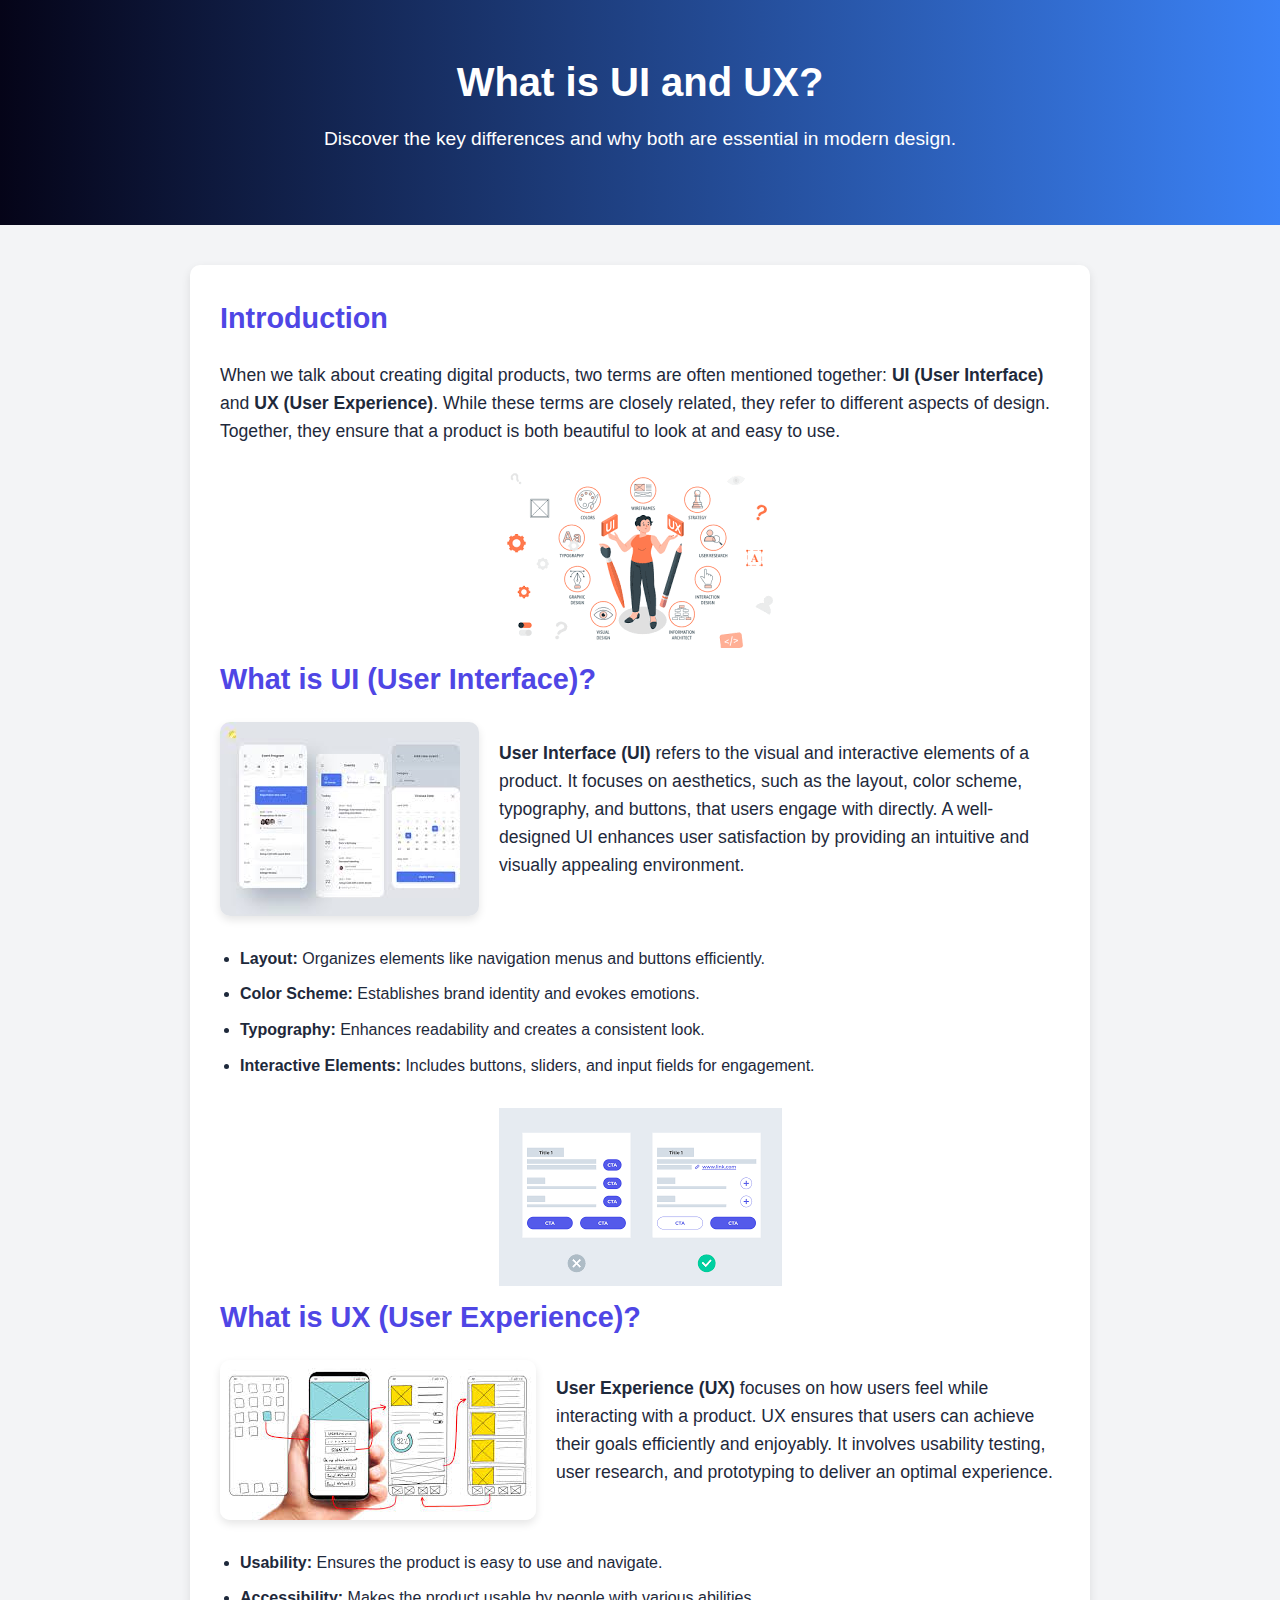
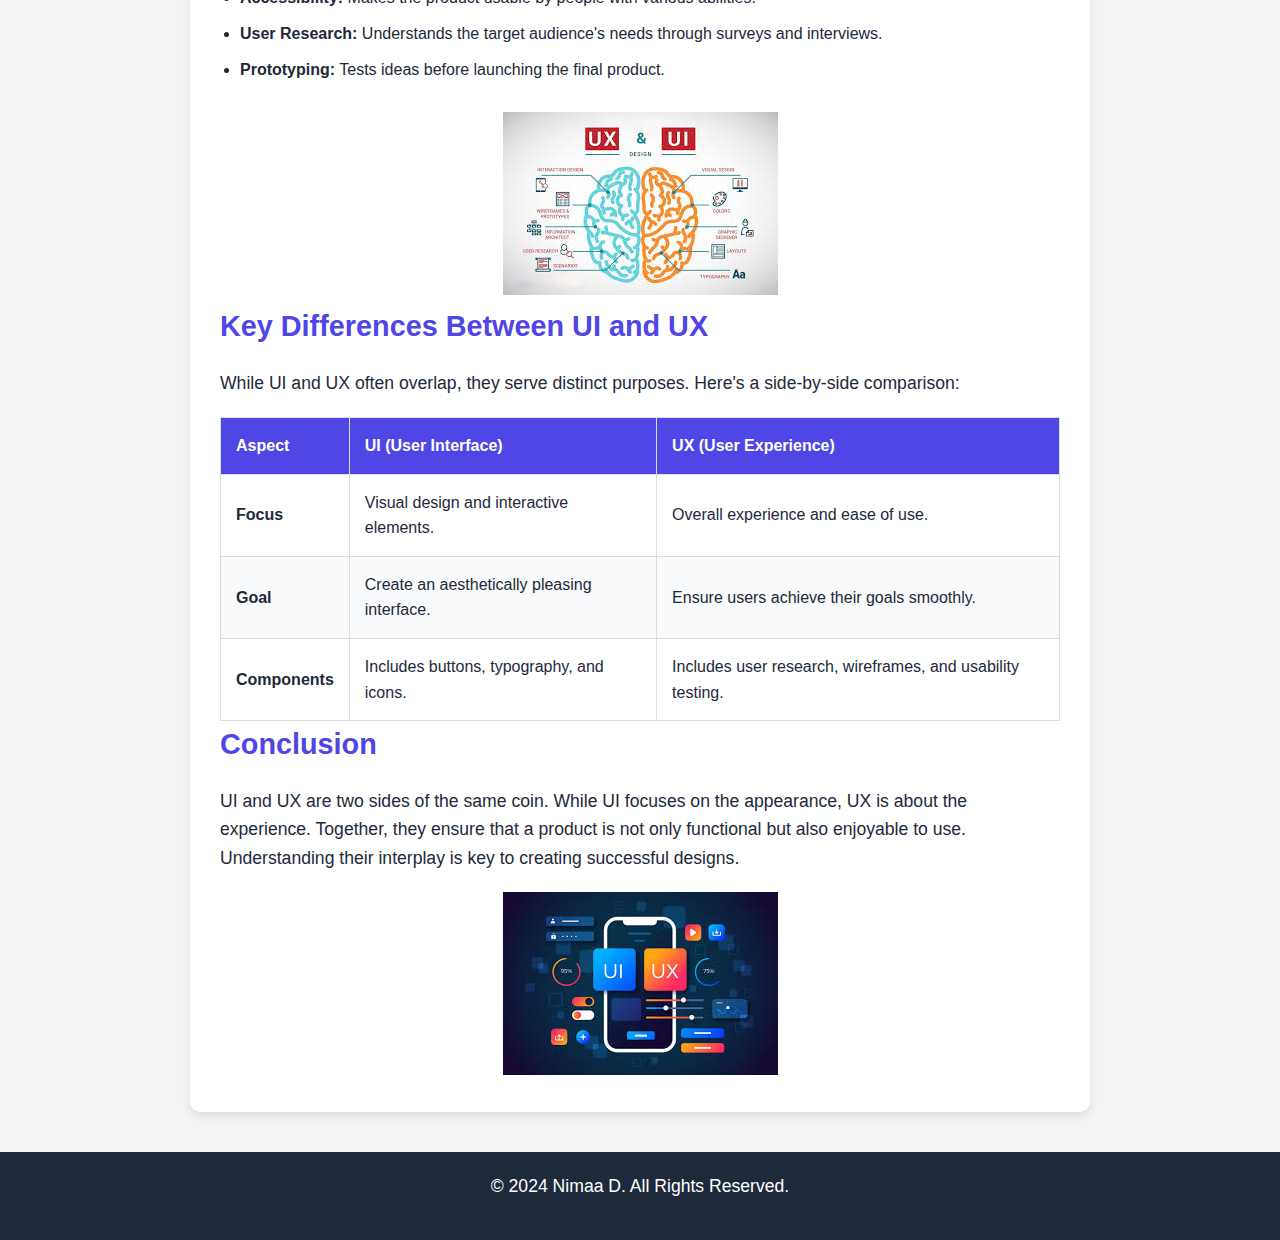
<file: portfolio/blog1.html>
<!DOCTYPE html>
<html lang="en">
<head>
  <meta charset="UTF-8">
  <meta name="viewport" content="width=device-width, initial-scale=1.0">
  <meta name="description" content="Learn about the difference between UI and UX design.">
  <title>What is UI and UX?</title>
  <link rel="stylesheet" href="blog.css">
</head>
<body>
  <header class="header">
    <div class="hero">
      <h1>What is UI and UX?</h1>
      <p>Discover the key differences and why both are essential in modern design.</p>
    </div>
  </header>

  <main class="content">
    <!-- Section: Introduction -->
    <section>
      <h2>Introduction</h2>
      <p>
        When we talk about creating digital products, two terms are often mentioned together: 
        <strong>UI (User Interface)</strong> and <strong>UX (User Experience)</strong>. While these terms are closely related, 
        they refer to different aspects of design. Together, they ensure that a product is both beautiful to look at and easy to use.
      </p>
      <center ><img src="img/blog 1/blog1.1.jpg" alt="Introduction to UI and UX" class="full-width-img"></center>
    </section>

    <!-- Section: UI (User Interface) -->
    <section>
      <h2>What is UI (User Interface)?</h2>
      <div class="image-text">
        <img src="img/blog 1/blog1.2.jpg" alt="UI Design Example">
        <p>
          <strong>User Interface (UI)</strong> refers to the visual and interactive elements of a product. 
          It focuses on aesthetics, such as the layout, color scheme, typography, and buttons, that users engage with directly.
          A well-designed UI enhances user satisfaction by providing an intuitive and visually appealing environment.
        </p>
      </div>
      <ul class="key-points">
        <li><strong>Layout:</strong> Organizes elements like navigation menus and buttons efficiently.</li>
        <li><strong>Color Scheme:</strong> Establishes brand identity and evokes emotions.</li>
        <li><strong>Typography:</strong> Enhances readability and creates a consistent look.</li>
        <li><strong>Interactive Elements:</strong> Includes buttons, sliders, and input fields for engagement.</li>
      </ul>
      <center><img src="img/blog 1/blog1.3.jpg" alt="UI Design in Detail" class="full-width-img"></center>
    </section>

    <!-- Section: UX (User Experience) -->
    <section>
      <h2>What is UX (User Experience)?</h2>
      <div class="image-text">
        <img src="img/blog 1/blog1.4.jpg" alt="UX Design Example">
        <p>
          <strong>User Experience (UX)</strong> focuses on how users feel while interacting with a product. 
          UX ensures that users can achieve their goals efficiently and enjoyably. It involves usability testing, user research, and prototyping to deliver an optimal experience.
        </p>
      </div>
      <ul class="key-points">
        <li><strong>Usability:</strong> Ensures the product is easy to use and navigate.</li>
        <li><strong>Accessibility:</strong> Makes the product usable by people with various abilities.</li>
        <li><strong>User Research:</strong> Understands the target audience's needs through surveys and interviews.</li>
        <li><strong>Prototyping:</strong> Tests ideas before launching the final product.</li>
      </ul>
      <center><img src="img/blog 1/blog1.5.jpg" alt="UX Design Process" class="full-width-img"></section></center>
    </section>

    <!-- Section: Comparison -->
    <section class="comparison">
      <h2>Key Differences Between UI and UX</h2>
      <p>
        While UI and UX often overlap, they serve distinct purposes. Here's a side-by-side comparison:
      </p>
      <table>
        <thead>
          <tr>
            <th>Aspect</th>
            <th>UI (User Interface)</th>
            <th>UX (User Experience)</th>
          </tr>
        </thead>
        <tbody>
          <tr>
            <td><strong>Focus</strong></td>
            <td>Visual design and interactive elements.</td>
            <td>Overall experience and ease of use.</td>
          </tr>
          <tr>
            <td><strong>Goal</strong></td>
            <td>Create an aesthetically pleasing interface.</td>
            <td>Ensure users achieve their goals smoothly.</td>
          </tr>
          <tr>
            <td><strong>Components</strong></td>
            <td>Includes buttons, typography, and icons.</td>
            <td>Includes user research, wireframes, and usability testing.</td>
          </tr>
        </tbody>
      </table>
    </section>

    <!-- Section: Conclusion -->
    <section>
      <h2>Conclusion</h2>
      <p>
        UI and UX are two sides of the same coin. While UI focuses on the appearance, UX is about the experience. 
        Together, they ensure that a product is not only functional but also enjoyable to use. Understanding their interplay is key to creating successful designs.
      </p>
      <center><img src="img/blog 2.jpg" alt="UI and UX Working Together" class="full-width-img"></center>
    </section>
  </main>

  <footer>
    <p>&copy; 2024 Nimaa D. All Rights Reserved.</p>
  </footer>
</body>
</html>
</file>
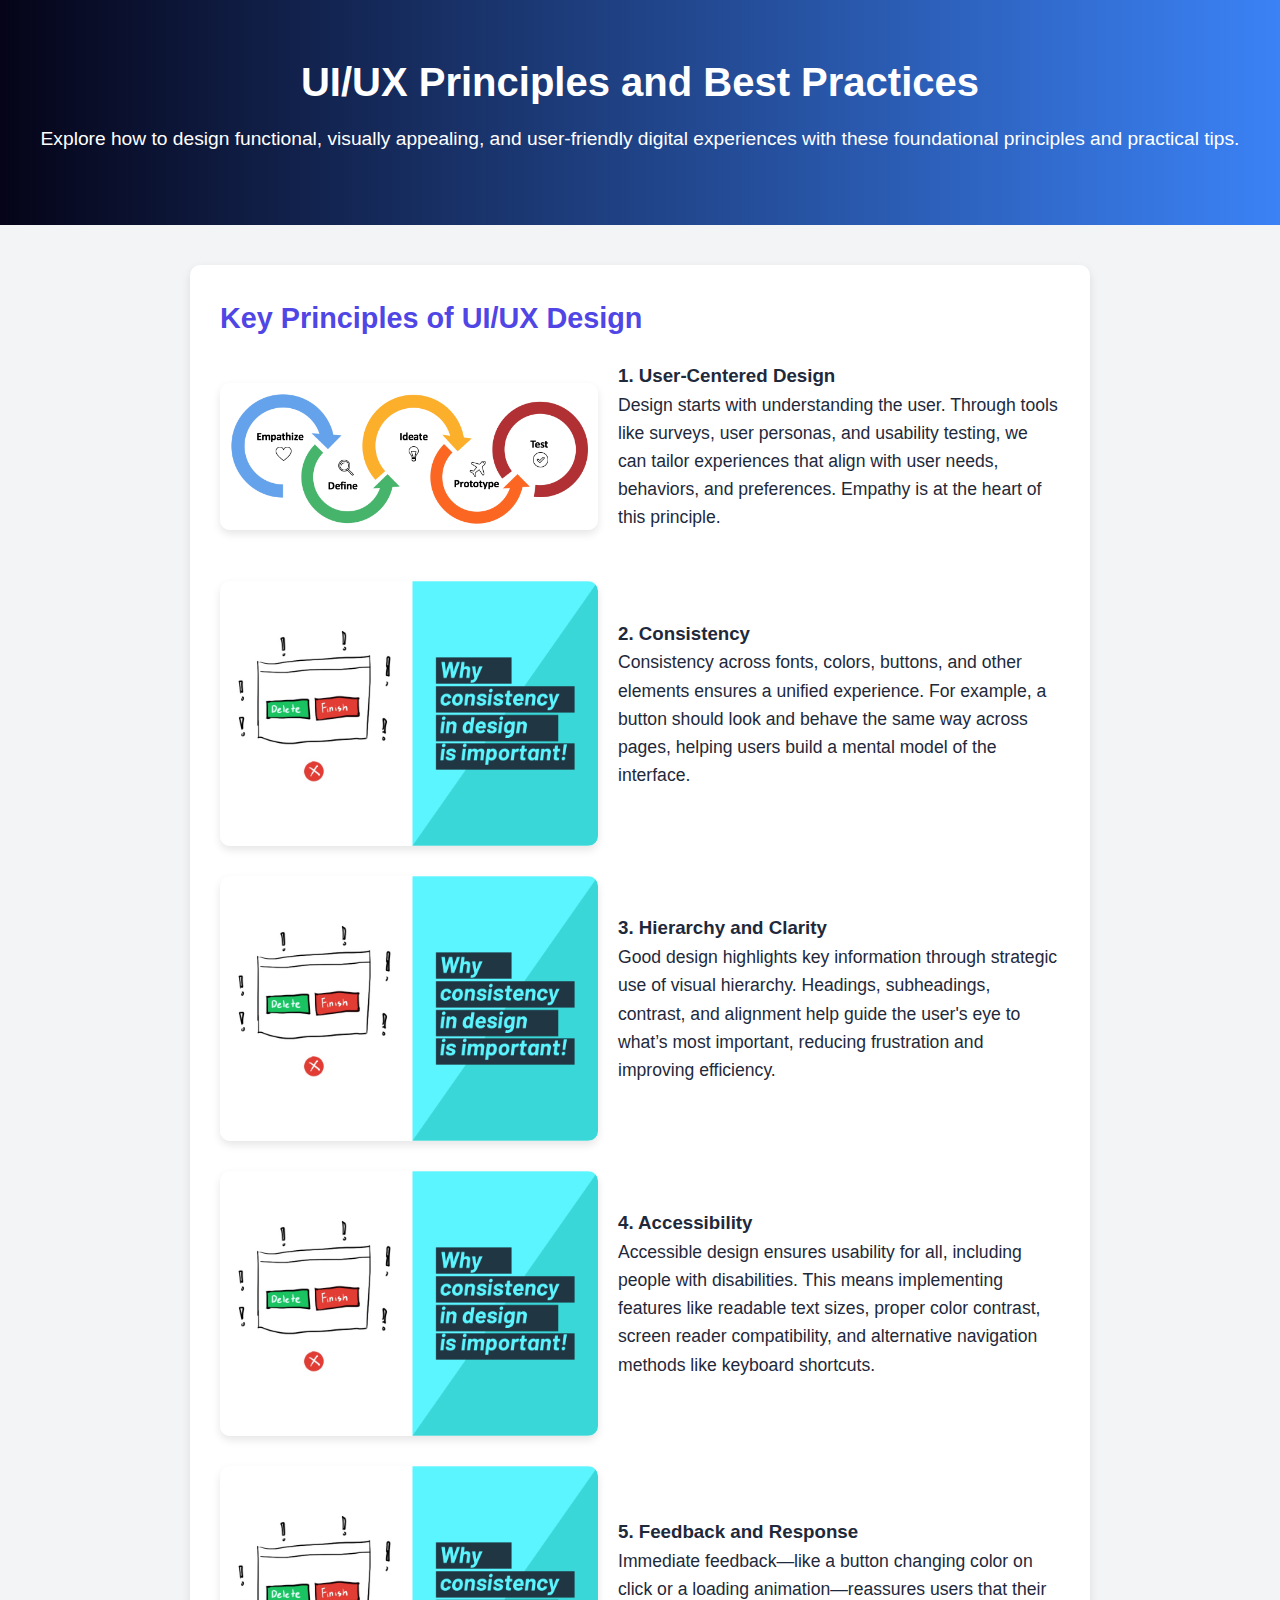
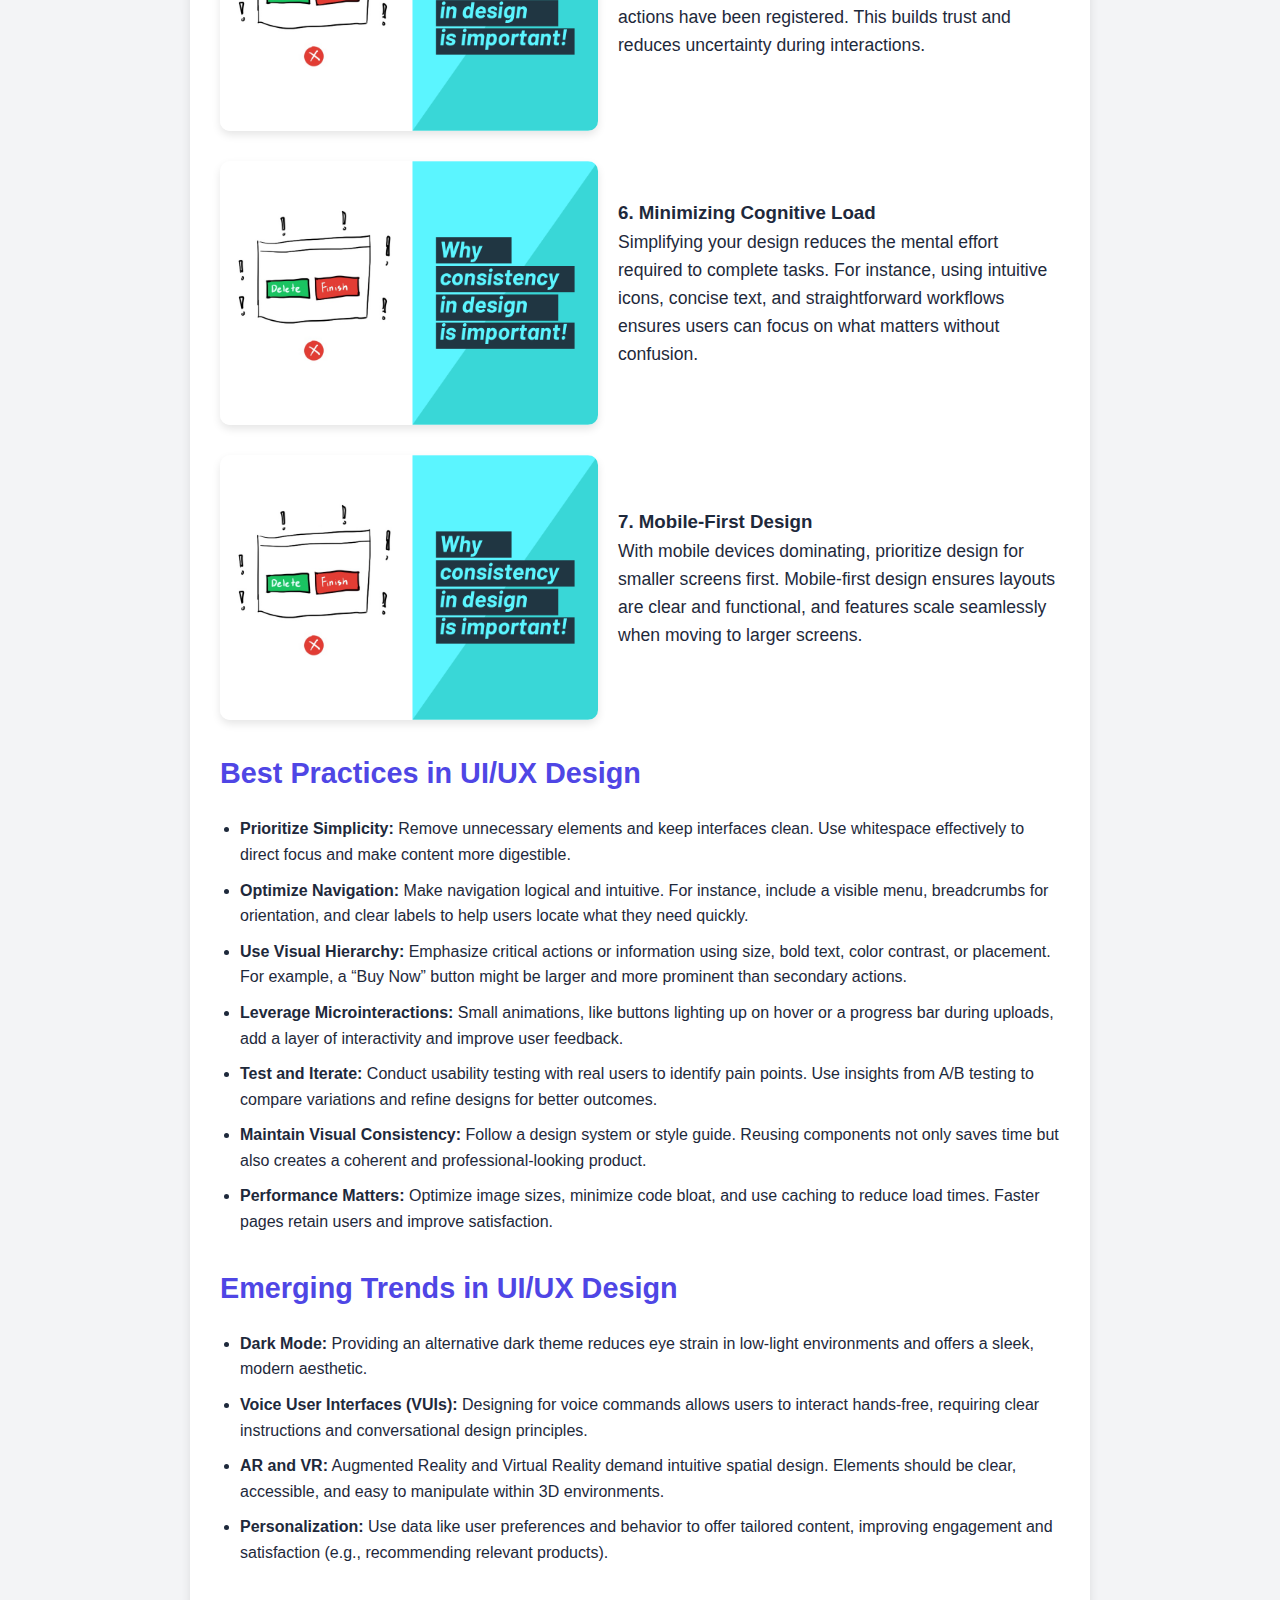
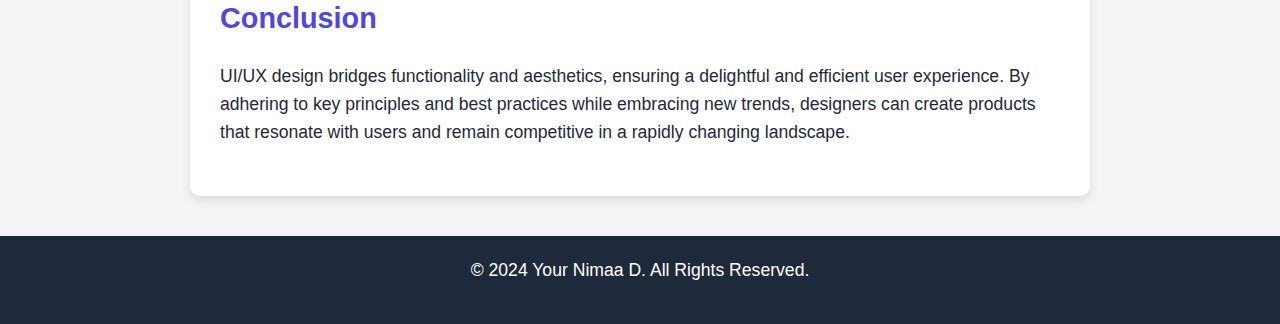
<file: portfolio/blog2.html>
<!DOCTYPE html>
<html lang="en">
<head>
  <meta charset="UTF-8">
  <meta name="viewport" content="width=device-width, initial-scale=1.0">
  <meta name="description" content="Learn about key principles and best practices in UI/UX design.">
  <title>UI/UX Principles and Best Practices</title>
  <link rel="stylesheet" href="blog.css"> <!-- Link to external CSS -->
</head>
<body>
  <header class="header">
    <h1>UI/UX Principles and Best Practices</h1>
    <p>Explore how to design functional, visually appealing, and user-friendly digital experiences with these foundational principles and practical tips.</p>
  </header>

  <div class="content">
    <h2>Key Principles of UI/UX Design</h2>
    
    <section class="image-text">
      <img src="img/blog 2/blog2.1.jpg" alt="User-Centered Design">
      <div>
        <h3>1. User-Centered Design</h3>
        <p>Design starts with understanding the user. Through tools like surveys, user personas, and usability testing, we can tailor experiences that align with user needs, behaviors, and preferences. Empathy is at the heart of this principle.</p>
      </div>
    </section>

    <section class="image-text">
      <img src="img/blog 2/blog2.2.png" alt="Consistency in Design">
      <div>
        <h3>2. Consistency</h3>
        <p>Consistency across fonts, colors, buttons, and other elements ensures a unified experience. For example, a button should look and behave the same way across pages, helping users build a mental model of the interface.</p>
      </div>
    </section>

    <section class="image-text">
      <img src="img/blog 2/blog2.2.png" alt="Consistency in Design">
      <div>
    <h3>3. Hierarchy and Clarity</h3>
    <p>Good design highlights key information through strategic use of visual hierarchy. Headings, subheadings, contrast, and alignment help guide the user's eye to what’s most important, reducing frustration and improving efficiency.</p>
      </section>

    <section class="image-text">
      <img src="img/blog 2/blog2.2.png" alt="Consistency in Design">
      <div>  
    <h3>4. Accessibility</h3>
    <p>Accessible design ensures usability for all, including people with disabilities. This means implementing features like readable text sizes, proper color contrast, screen reader compatibility, and alternative navigation methods like keyboard shortcuts.</p>
        </section>

        <section class="image-text">
      <img src="img/blog 2/blog2.2.png" alt="Consistency in Design">
      <div>
    <h3>5. Feedback and Response</h3>
    <p>Immediate feedback—like a button changing color on click or a loading animation—reassures users that their actions have been registered. This builds trust and reduces uncertainty during interactions.</p>
        </section>

        <section class="image-text">
      <img src="img/blog 2/blog2.2.png" alt="Consistency in Design">
      <div>
    <h3>6. Minimizing Cognitive Load</h3>
    <p>Simplifying your design reduces the mental effort required to complete tasks. For instance, using intuitive icons, concise text, and straightforward workflows ensures users can focus on what matters without confusion.</p>
        </section>

        <section class="image-text">
      <img src="img/blog 2/blog2.2.png" alt="Consistency in Design">
      <div>
    <h3>7. Mobile-First Design</h3>
    <p>With mobile devices dominating, prioritize design for smaller screens first. Mobile-first design ensures layouts are clear and functional, and features scale seamlessly when moving to larger screens.</p>
        </section>
        
    <h2>Best Practices in UI/UX Design</h2>
    <ul class="key-points">
      <li><strong>Prioritize Simplicity:</strong> Remove unnecessary elements and keep interfaces clean. Use whitespace effectively to direct focus and make content more digestible.</li>
      <li><strong>Optimize Navigation:</strong> Make navigation logical and intuitive. For instance, include a visible menu, breadcrumbs for orientation, and clear labels to help users locate what they need quickly.</li>
      <li><strong>Use Visual Hierarchy:</strong> Emphasize critical actions or information using size, bold text, color contrast, or placement. For example, a “Buy Now” button might be larger and more prominent than secondary actions.</li>
      <li><strong>Leverage Microinteractions:</strong> Small animations, like buttons lighting up on hover or a progress bar during uploads, add a layer of interactivity and improve user feedback.</li>
      <li><strong>Test and Iterate:</strong> Conduct usability testing with real users to identify pain points. Use insights from A/B testing to compare variations and refine designs for better outcomes.</li>
      <li><strong>Maintain Visual Consistency:</strong> Follow a design system or style guide. Reusing components not only saves time but also creates a coherent and professional-looking product.</li>
      <li><strong>Performance Matters:</strong> Optimize image sizes, minimize code bloat, and use caching to reduce load times. Faster pages retain users and improve satisfaction.</li>
    </ul>

    <h2>Emerging Trends in UI/UX Design</h2>
    <ul class="key-points">
      <li><strong>Dark Mode:</strong> Providing an alternative dark theme reduces eye strain in low-light environments and offers a sleek, modern aesthetic.</li>
      <li><strong>Voice User Interfaces (VUIs):</strong> Designing for voice commands allows users to interact hands-free, requiring clear instructions and conversational design principles.</li>
      <li><strong>AR and VR:</strong> Augmented Reality and Virtual Reality demand intuitive spatial design. Elements should be clear, accessible, and easy to manipulate within 3D environments.</li>
      <li><strong>Personalization:</strong> Use data like user preferences and behavior to offer tailored content, improving engagement and satisfaction (e.g., recommending relevant products).</li>
    </ul>

    <h2>Conclusion</h2>
    <p>UI/UX design bridges functionality and aesthetics, ensuring a delightful and efficient user experience. By adhering to key principles and best practices while embracing new trends, designers can create products that resonate with users and remain competitive in a rapidly changing landscape.</p>
  </div>

  <footer>
    <p>&copy; 2024 Your Nimaa D. All Rights Reserved.</p>
  </footer>
</body>
</html>
</file>
<file: portfolio/blog.css>
/* Global Styles */
* {
  margin: 0;
  padding: 0;
  box-sizing: border-box;
  font-family: 'Inter', sans-serif;
}

body {
  background-color: #f3f4f6; /* Light gray background */
  color: #1e293b; /* Dark text */
  line-height: 1.6;
}

/* Header */
.header {
  background: linear-gradient(to right, #050418, #3b82f6);
  color: white;
  padding: 50px 20px;
  text-align: center;
}

.header h1 {
  font-size: 2.5em;
  margin-bottom: 10px;
}

.header p {
  font-size: 1.2em;
}

/* Content */
.content {
  max-width: 900px;
  margin: 40px auto;
  background: white;
  padding: 30px;
  border-radius: 10px;
  box-shadow: 0 4px 10px rgba(0, 0, 0, 0.1);
}

h2 {
  color: #4f46e5;
  margin-bottom: 20px;
  font-size: 1.8em;
}

p {
  margin-bottom: 20px;
  font-size: 1.1em;
}

.image-text {
  display: flex;
  align-items: center;
  gap: 20px;
  margin-bottom: 30px;
}

.image-text img {
  max-width: 45%;
  border-radius: 10px;
  box-shadow: 0 4px 8px rgba(0, 0, 0, 0.1);
}

.key-points {
  padding-left: 20px;
  list-style-type: disc;
  margin-bottom: 30px;
}

.key-points li {
  margin-bottom: 10px;
}

table {
  width: 100%;
  border-collapse: collapse;
  margin-top: 20px;
}

table th, table td {
  padding: 15px;
  border: 1px solid #ddd;
  text-align: left;
}

table th {
  background-color: #4f46e5;
  color: white;
}

table tbody tr:nth-child(even) {
  background-color: #f9fafb;
}

/* Footer */
footer {
  text-align: center;
  padding: 20px;
  background: #1e293b;
  color: white;
  margin-top: 40px;
}
</file>
